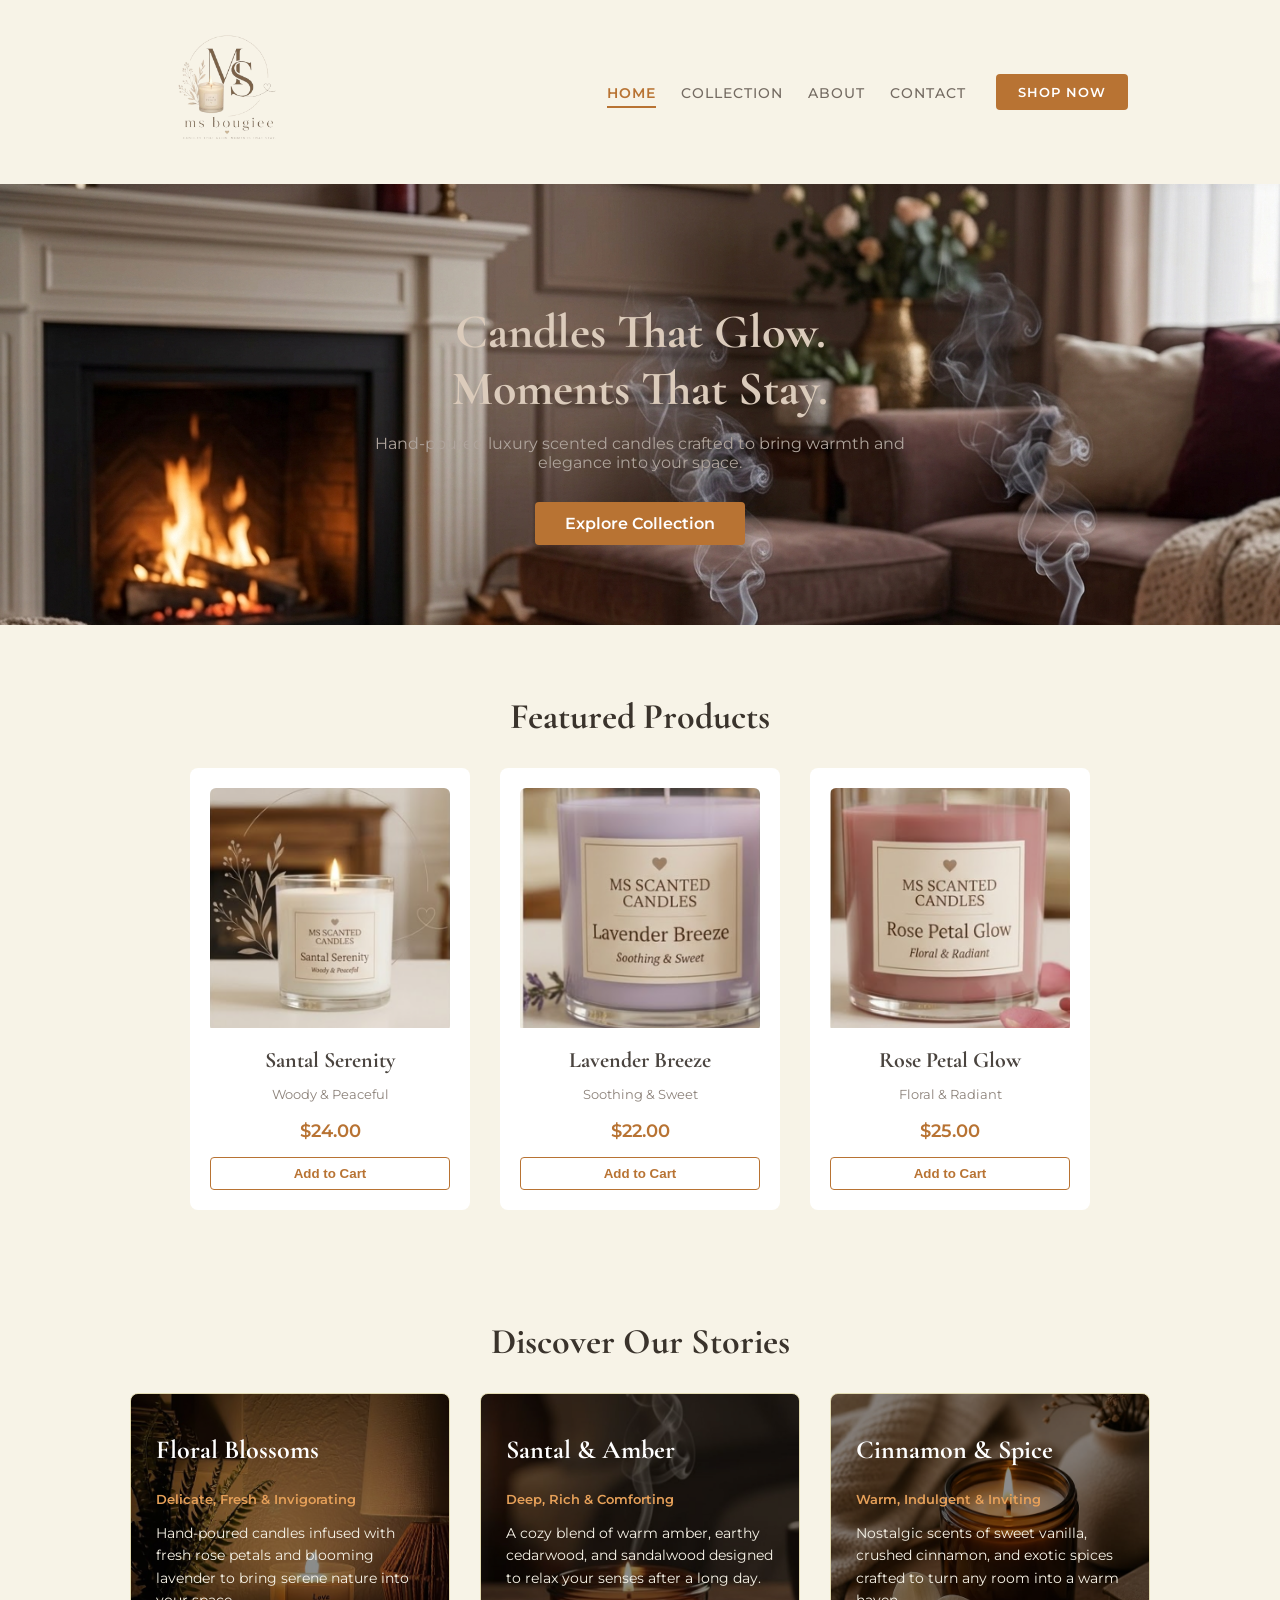
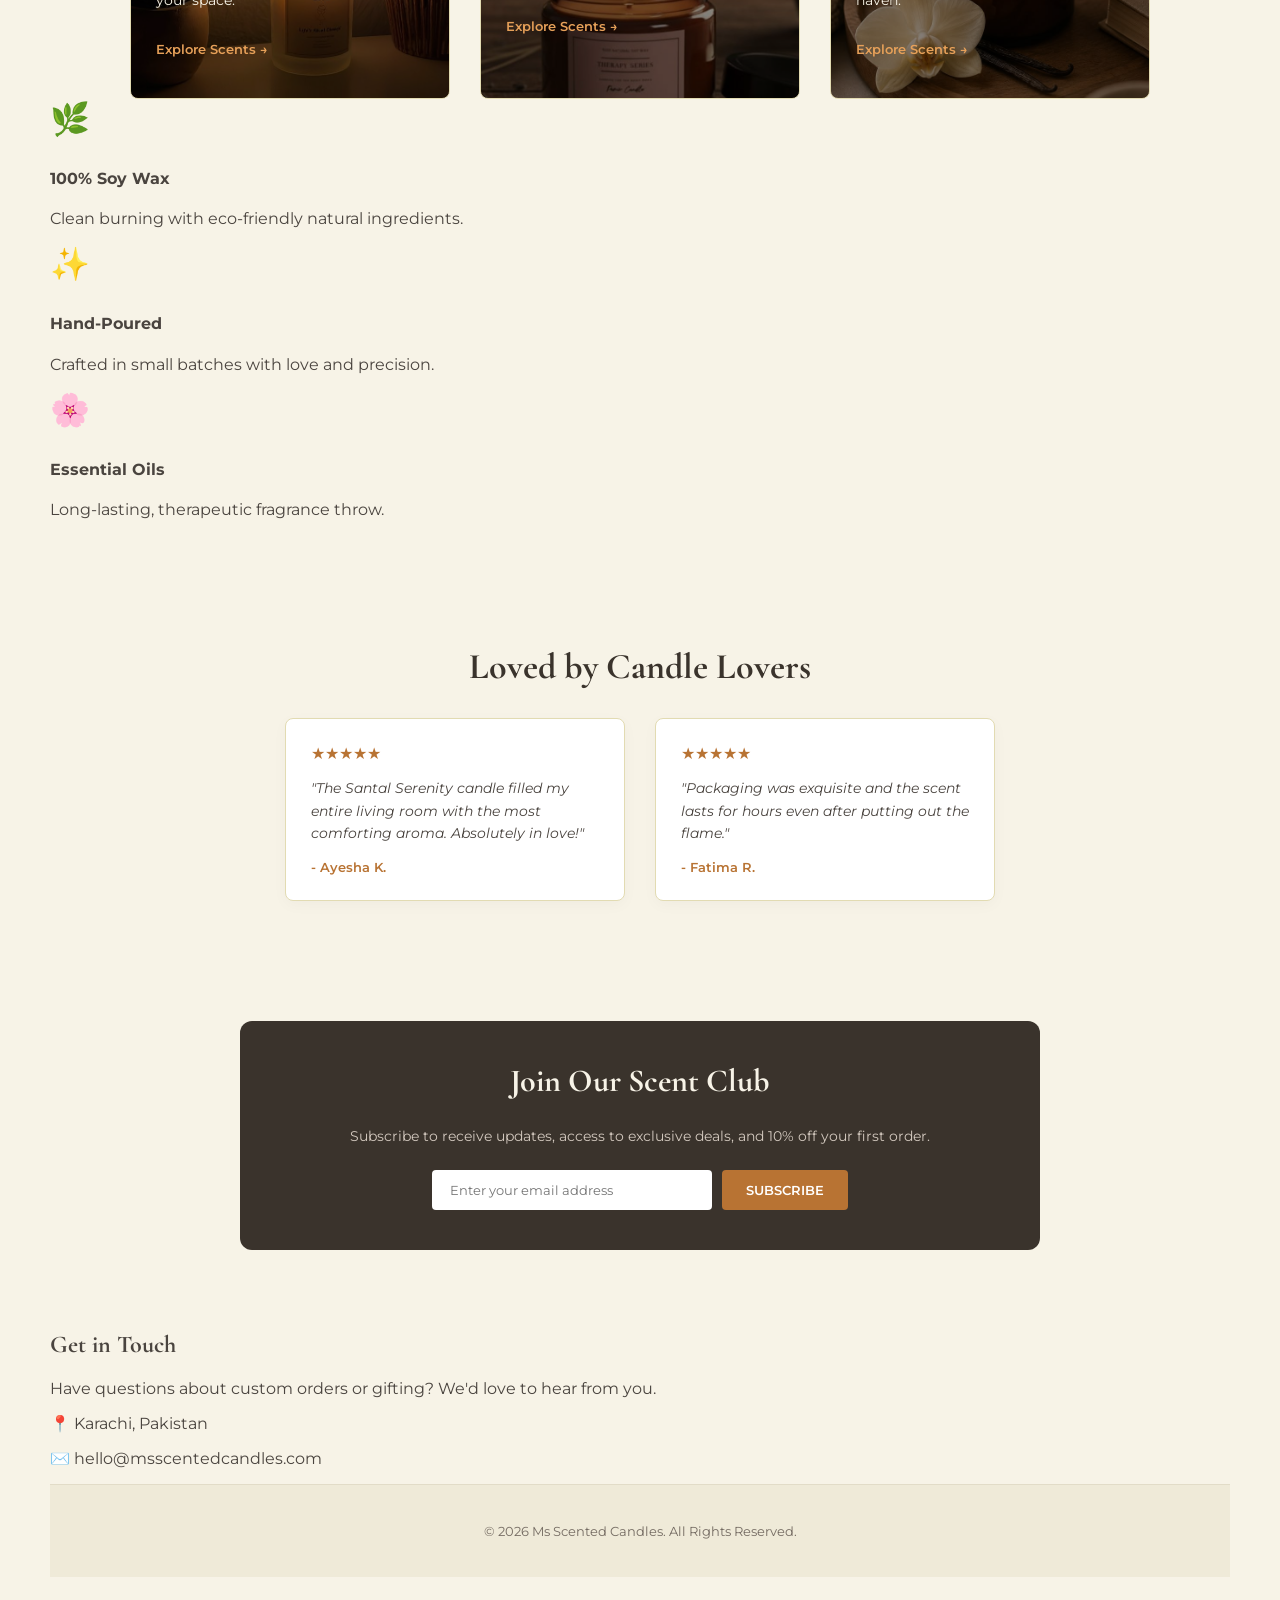
<file: store.html>
<!DOCTYPE html>
<html lang="en">
<head>
    <meta charset="UTF-8">
    <meta name="viewport" content="width=device-width, initial-scale=1.0">
    <title>Ms Scented Candles</title>
    <!-- Google Fonts -->
    <link href="https://fonts.googleapis.com/css2?family=Cormorant+Garamond:wght@600;700&family=Montserrat:wght@400;500;600&display=swap" rel="stylesheet">
    <link rel="stylesheet" href="store.css">
</head>
<body>

    <!-- Header Navigation -->
    <div class="nav-bar">
        <div class="logo"> 
            <img src="logo.img.png" alt="Ms Scented Candles Logo" width="150px"> 
        </div>
        <div class="nav-links"> 
            <ol>
                <li><a href="#home" class="active">HOME</a></li>
                <li><a href="#collection">COLLECTION</a></li>
                <li><a href="#about">ABOUT</a></li> 
                <li><a href="#contact">CONTACT</a></li>
            </ol>
            <a href="#shop" id="button"><button>SHOP NOW</button></a>
        </div>
    </div>

    <!-- Hero Section -->
    <section class="hero-section" id="home">
        <div class="hero-content">
            <h1>Candles That Glow. <br><span>Moments That Stay.</span></h1>
            <p>Hand-poured luxury scented candles crafted to bring warmth and elegance into your space.</p>
            <a href="#collection" class="hero-btn">Explore Collection</a>
        </div>
    </section>

    <!-- Featured Products Section -->
    <section class="featured-section" id="collection">
        <h2 class="section-title">Featured <span>Products</span></h2>
        
        <div class="product-grid">
            <!-- Product Card 1 -->
            <div class="product-card">
                <div class="img-container">
                    <img src="ss 1.png" alt="Santal Serenity Candle">
                </div>
                <h3>Santal Serenity</h3>
                <p class="tagline">Woody & Peaceful</p>
                <p class="price">$24.00</p>
                <button class="add-to-cart">Add to Cart</button>
            </div>

            <!-- Product Card 2 -->
            <div class="product-card">
                <div class="img-container">
                    <img src="ss 2.png" alt="Lavender Breeze Candle">
                </div>
                <h3>Lavender Breeze</h3>
                <p class="tagline">Soothing & Sweet</p>
                <p class="price">$22.00</p>
                <button class="add-to-cart">Add to Cart</button>
            </div>

            <!-- Product Card 3 -->
            <div class="product-card">
                <div class="img-container">
                    <img src="ss 3.png" alt="Rose Petal Glow Candle">
                </div>
                <h3>Rose Petal Glow</h3>
                <p class="tagline">Floral & Radiant</p>
                <p class="price">$25.00</p>
                <button class="add-to-cart">Add to Cart</button>
            </div>
        </div>
    </section>

    <!-- Discover Our Stories Section -->
    <section class="stories-section" id="about">
        <h2 class="section-title">Discover <span>Our Stories</span></h2>
        
        <div class="stories-container">
    <!-- Card 1 -->
    <div class="story-card card-floral">
        <h3>Floral Blossoms</h3>
        <p class="story-tagline">Delicate, Fresh & Invigorating</p>
        <p class="desc">Hand-poured candles infused with fresh rose petals and blooming lavender to bring serene nature into your space.</p>
        <a href="#" class="read-more">Explore Scents &rarr;</a>
    </div>

    <!-- Card 2 -->
    <div class="story-card card-santal">
        <h3>Santal & Amber</h3>
        <p class="story-tagline">Deep, Rich & Comforting</p>
        <p class="desc">A cozy blend of warm amber, earthy cedarwood, and sandalwood designed to relax your senses after a long day.</p>
        <a href="#" class="read-more">Explore Scents &rarr;</a>
    </div>

    <!-- Card 3 -->
    <div class="story-card card-cinnamon">
        <h3>Cinnamon & Spice</h3>
        <p class="story-tagline">Warm, Indulgent & Inviting</p>
        <p class="desc">Nostalgic scents of sweet vanilla, crushed cinnamon, and exotic spices crafted to turn any room into a warm haven.</p>
        <a href="#" class="read-more">Explore Scents &rarr;</a>
    </div>
</div>
<!-- Why Choose Us Section -->
    <section class="features-bar">
        <div class="feature-item">
            <span class="feature-icon">🌿</span>
            <h4>100% Soy Wax</h4>
            <p>Clean burning with eco-friendly natural ingredients.</p>
        </div>
        <div class="feature-item">
            <span class="feature-icon">✨</span>
            <h4>Hand-Poured</h4>
            <p>Crafted in small batches with love and precision.</p>
        </div>
        <div class="feature-item">
            <span class="feature-icon">🌸</span>
            <h4>Essential Oils</h4>
            <p>Long-lasting, therapeutic fragrance throw.</p>
        </div>
    </section>

    <!-- Customer Testimonials Section -->
    <section class="reviews-section">
        <h2 class="section-title">Loved by <span>Candle Lovers</span></h2>
        <div class="reviews-container">
            <div class="review-card">
                <p class="stars">★★★★★</p>
                <p class="review-text">"The Santal Serenity candle filled my entire living room with the most comforting aroma. Absolutely in love!"</p>
                <p class="reviewer-name">- Ayesha K.</p>
            </div>
            <div class="review-card">
                <p class="stars">★★★★★</p>
                <p class="review-text">"Packaging was exquisite and the scent lasts for hours even after putting out the flame."</p>
                <p class="reviewer-name">- Fatima R.</p>
            </div>
        </div>
    </section>

    <!-- Newsletter Section -->
    <section class="newsletter-section">
        <div class="newsletter-box">
            <h2>Join Our <span>Scent Club</span></h2>
            <p>Subscribe to receive updates, access to exclusive deals, and 10% off your first order.</p>
            <form class="newsletter-form" onsubmit="event.preventDefault();">
                <input type="email" placeholder="Enter your email address" required>
                <button type="submit">SUBSCRIBE</button>
            </form>
        </div>
    </section>

    <!-- Contact & Quick Info Section -->
    <section class="contact-section" id="contact">
        <div class="contact-container">
            <div class="contact-info">
                <h2>Get in <span>Touch</span></h2>
                <p>Have questions about custom orders or gifting? We'd love to hear from you.</p>
                <p>📍 Karachi, Pakistan</p>
                <p>✉️ hello@msscentedcandles.com</p>
            </div>
    <footer>
        <p>&copy; 2026 <span>Ms Scented Candles</span>. All Rights Reserved.</p>
    </footer>
</body>
</html>
</file>
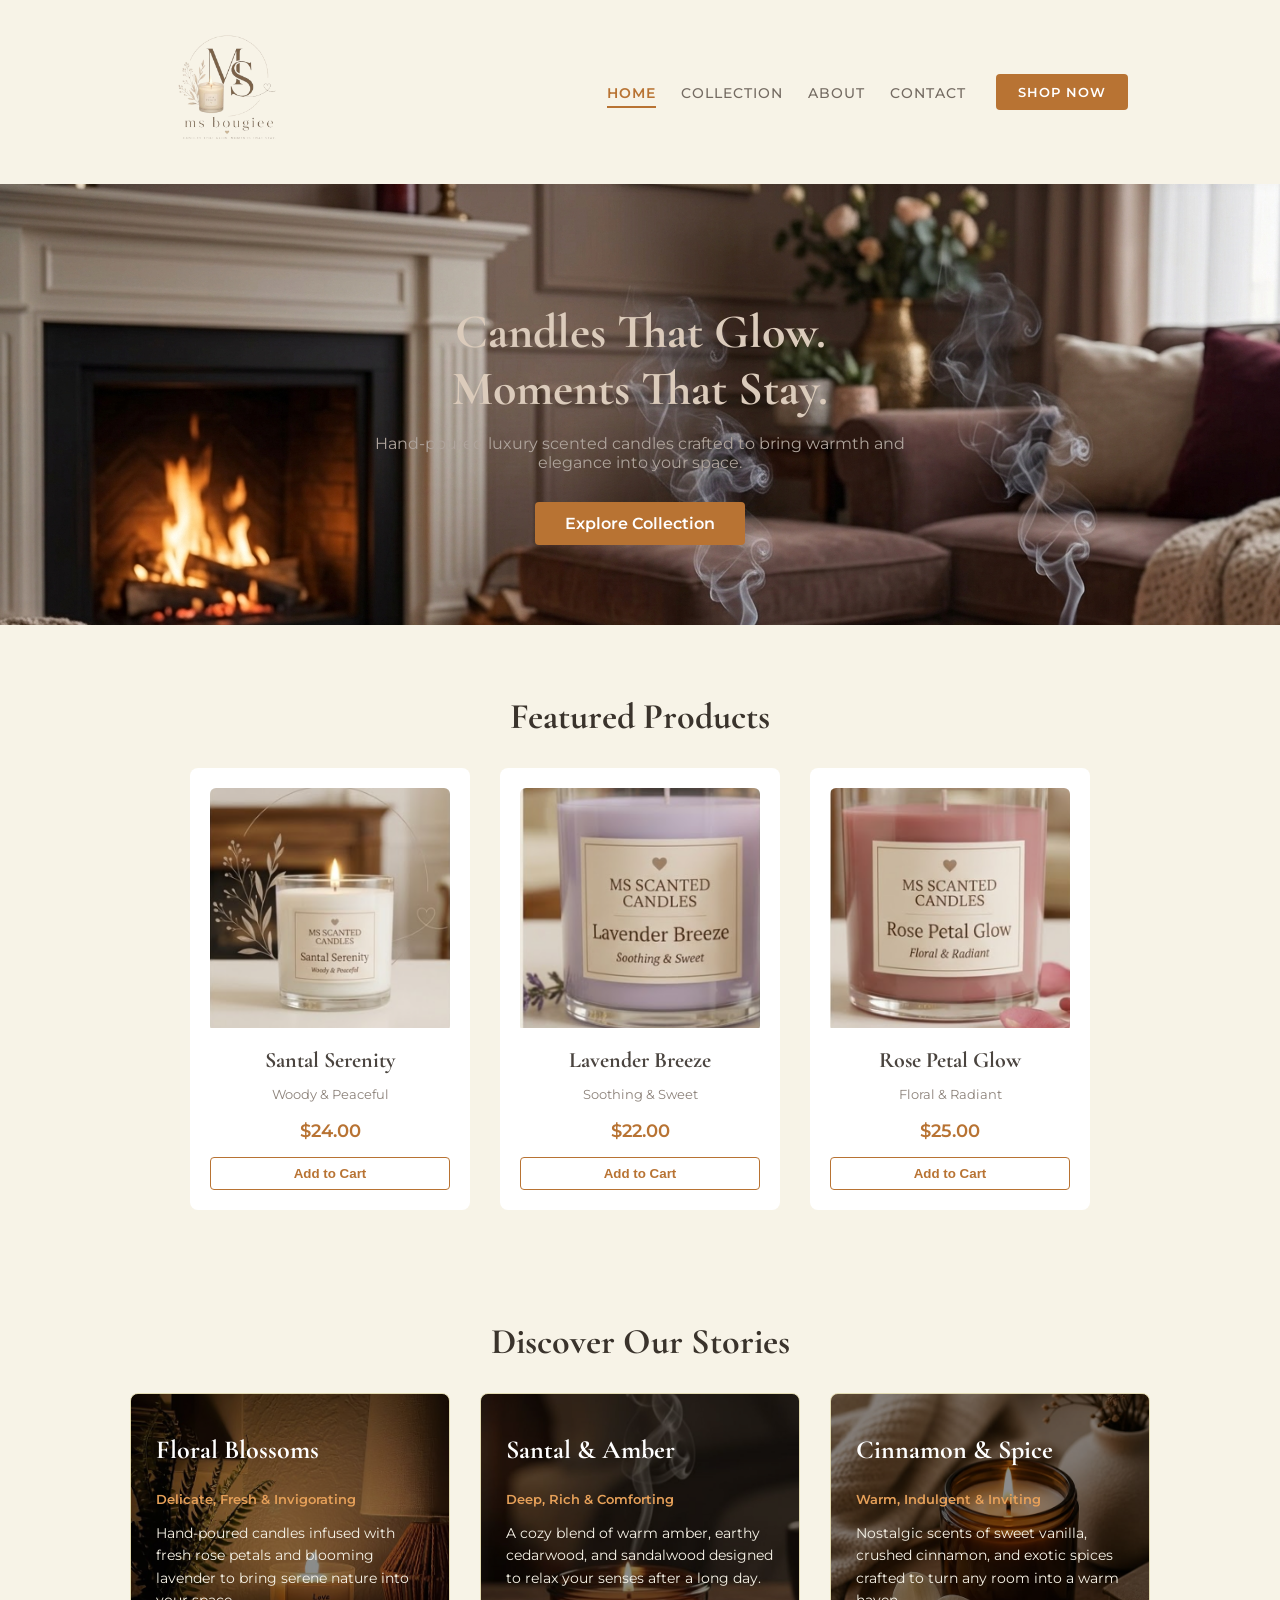
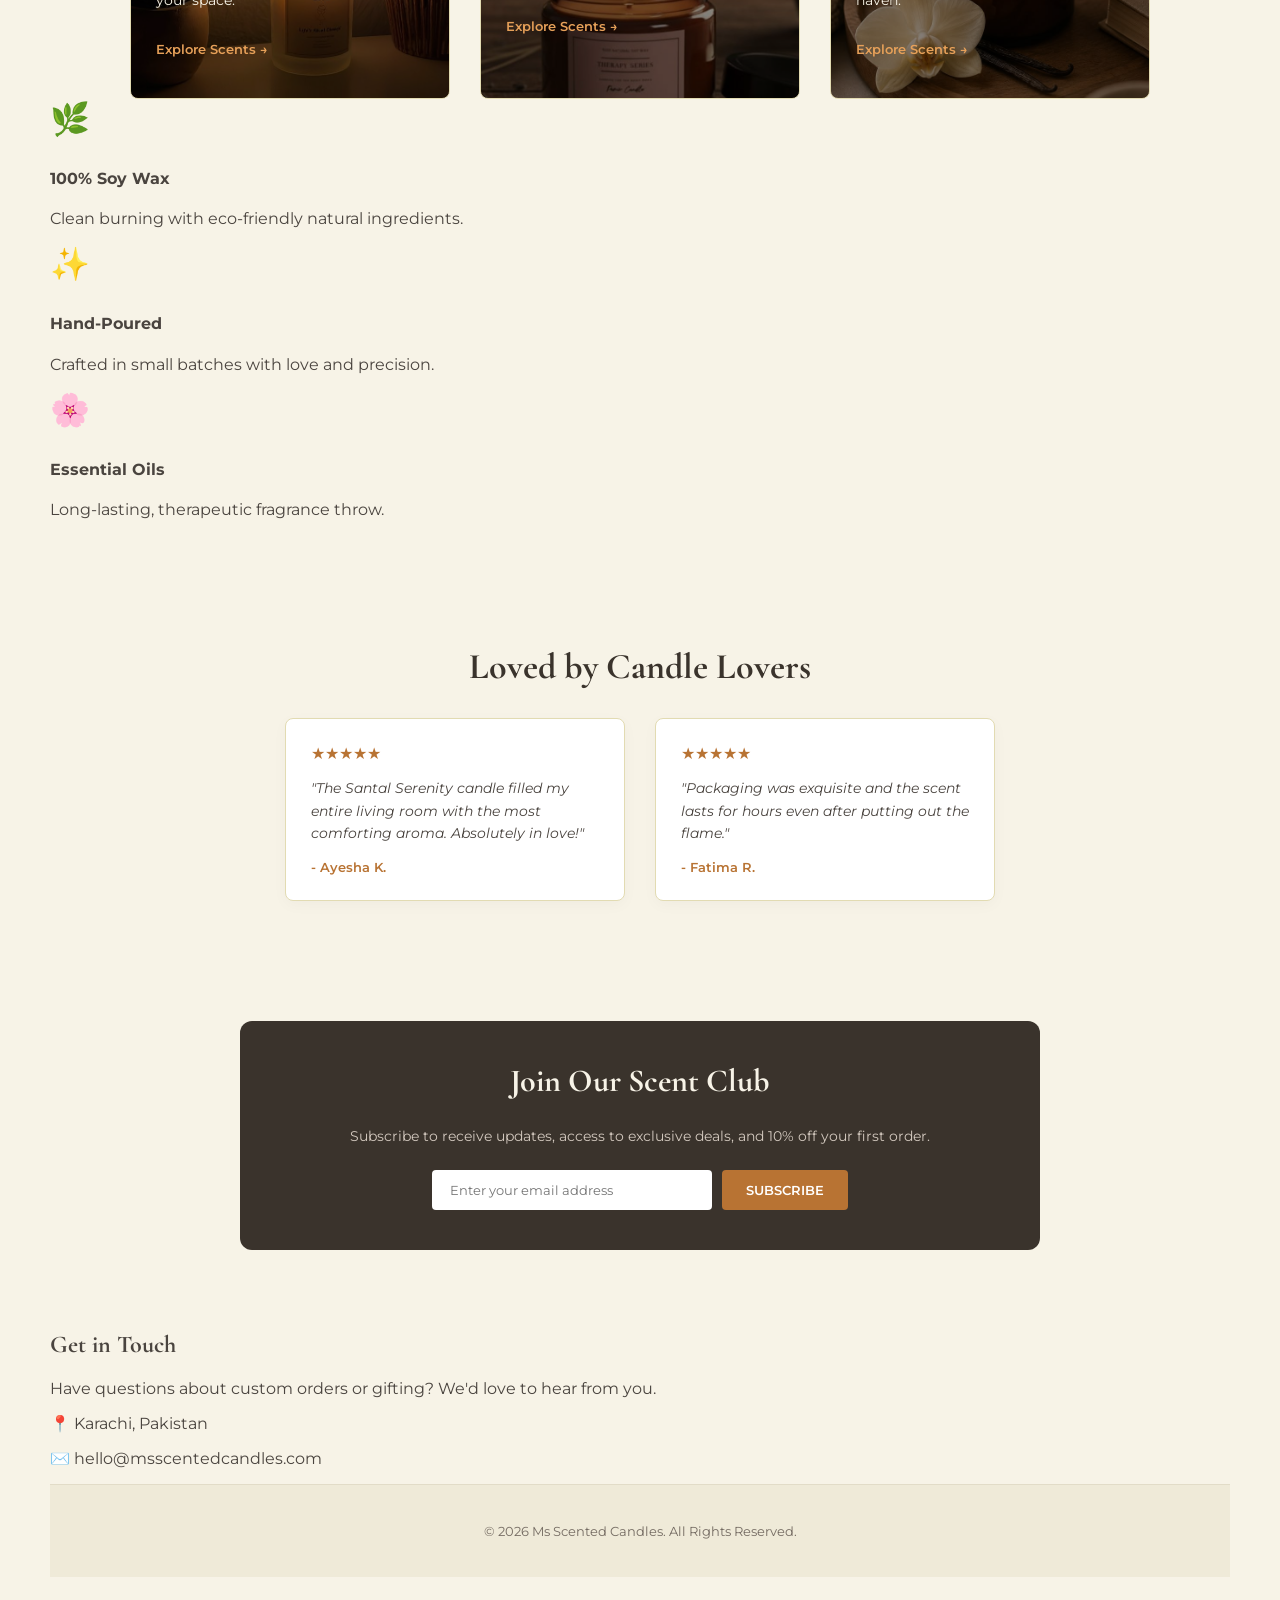
<file: website.html>
<!DOCTYPE html>
<html lang="en">
<head>
    <meta charset="UTF-8">
    <meta name="viewport" content="width=device-width, initial-scale=1.0">
    <title>Ms Scented Candles</title>
    <!-- Google Fonts -->
    <link href="https://fonts.googleapis.com/css2?family=Cormorant+Garamond:wght@600;700&family=Montserrat:wght@400;500;600&display=swap" rel="stylesheet">
    <link rel="stylesheet" href="website.css">
</head>
<body>

    <!-- Header Navigation -->
    <div class="nav-bar">
        <div class="logo"> 
            <img src="logo.img.png" alt="Ms Scented Candles Logo" width="150px"> 
        </div>
        <div class="nav-links"> 
            <ol>
                <li><a href="#home" class="active">HOME</a></li>
                <li><a href="#collection">COLLECTION</a></li>
                <li><a href="#about">ABOUT</a></li> 
                <li><a href="#contact">CONTACT</a></li>
            </ol>
            <a href="#shop" id="button"><button>SHOP NOW</button></a>
        </div>
    </div>

    <!-- Hero Section -->
    <section class="hero-section" id="home">
        <div class="hero-content">
            <h1>Candles That Glow. <br><span>Moments That Stay.</span></h1>
            <p>Hand-poured luxury scented candles crafted to bring warmth and elegance into your space.</p>
            <a href="#collection" class="hero-btn">Explore Collection</a>
        </div>
    </section>

    <!-- Featured Products Section -->
    <section class="featured-section" id="collection">
        <h2 class="section-title">Featured <span>Products</span></h2>
        
        <div class="product-grid">
            <!-- Product Card 1 -->
            <div class="product-card">
                <div class="img-container">
                    <img src="ss 1.png" alt="Santal Serenity Candle">
                </div>
                <h3>Santal Serenity</h3>
                <p class="tagline">Woody & Peaceful</p>
                <p class="price">$24.00</p>
                <button class="add-to-cart">Add to Cart</button>
            </div>

            <!-- Product Card 2 -->
            <div class="product-card">
                <div class="img-container">
                    <img src="ss 2.png" alt="Lavender Breeze Candle">
                </div>
                <h3>Lavender Breeze</h3>
                <p class="tagline">Soothing & Sweet</p>
                <p class="price">$22.00</p>
                <button class="add-to-cart">Add to Cart</button>
            </div>

            <!-- Product Card 3 -->
            <div class="product-card">
                <div class="img-container">
                    <img src="ss 3.png" alt="Rose Petal Glow Candle">
                </div>
                <h3>Rose Petal Glow</h3>
                <p class="tagline">Floral & Radiant</p>
                <p class="price">$25.00</p>
                <button class="add-to-cart">Add to Cart</button>
            </div>
        </div>
    </section>

    <!-- Discover Our Stories Section -->
    <section class="stories-section" id="about">
        <h2 class="section-title">Discover <span>Our Stories</span></h2>
        
        <div class="stories-container">
    <!-- Card 1 -->
    <div class="story-card card-floral">
        <h3>Floral Blossoms</h3>
        <p class="story-tagline">Delicate, Fresh & Invigorating</p>
        <p class="desc">Hand-poured candles infused with fresh rose petals and blooming lavender to bring serene nature into your space.</p>
        <a href="#" class="read-more">Explore Scents &rarr;</a>
    </div>

    <!-- Card 2 -->
    <div class="story-card card-santal">
        <h3>Santal & Amber</h3>
        <p class="story-tagline">Deep, Rich & Comforting</p>
        <p class="desc">A cozy blend of warm amber, earthy cedarwood, and sandalwood designed to relax your senses after a long day.</p>
        <a href="#" class="read-more">Explore Scents &rarr;</a>
    </div>

    <!-- Card 3 -->
    <div class="story-card card-cinnamon">
        <h3>Cinnamon & Spice</h3>
        <p class="story-tagline">Warm, Indulgent & Inviting</p>
        <p class="desc">Nostalgic scents of sweet vanilla, crushed cinnamon, and exotic spices crafted to turn any room into a warm haven.</p>
        <a href="#" class="read-more">Explore Scents &rarr;</a>
    </div>
</div>
<!-- Why Choose Us Section -->
    <section class="features-bar">
        <div class="feature-item">
            <span class="feature-icon">🌿</span>
            <h4>100% Soy Wax</h4>
            <p>Clean burning with eco-friendly natural ingredients.</p>
        </div>
        <div class="feature-item">
            <span class="feature-icon">✨</span>
            <h4>Hand-Poured</h4>
            <p>Crafted in small batches with love and precision.</p>
        </div>
        <div class="feature-item">
            <span class="feature-icon">🌸</span>
            <h4>Essential Oils</h4>
            <p>Long-lasting, therapeutic fragrance throw.</p>
        </div>
    </section>

    <!-- Customer Testimonials Section -->
    <section class="reviews-section">
        <h2 class="section-title">Loved by <span>Candle Lovers</span></h2>
        <div class="reviews-container">
            <div class="review-card">
                <p class="stars">★★★★★</p>
                <p class="review-text">"The Santal Serenity candle filled my entire living room with the most comforting aroma. Absolutely in love!"</p>
                <p class="reviewer-name">- Ayesha K.</p>
            </div>
            <div class="review-card">
                <p class="stars">★★★★★</p>
                <p class="review-text">"Packaging was exquisite and the scent lasts for hours even after putting out the flame."</p>
                <p class="reviewer-name">- Fatima R.</p>
            </div>
        </div>
    </section>

    <!-- Newsletter Section -->
    <section class="newsletter-section">
        <div class="newsletter-box">
            <h2>Join Our <span>Scent Club</span></h2>
            <p>Subscribe to receive updates, access to exclusive deals, and 10% off your first order.</p>
            <form class="newsletter-form" onsubmit="event.preventDefault();">
                <input type="email" placeholder="Enter your email address" required>
                <button type="submit">SUBSCRIBE</button>
            </form>
        </div>
    </section>

    <!-- Contact & Quick Info Section -->
    <section class="contact-section" id="contact">
        <div class="contact-container">
            <div class="contact-info">
                <h2>Get in <span>Touch</span></h2>
                <p>Have questions about custom orders or gifting? We'd love to hear from you.</p>
                <p>📍 Karachi, Pakistan</p>
                <p>✉️ hello@msscentedcandles.com</p>
            </div>
    <footer>
        <p>&copy; 2026 <span>Ms Scented Candles</span>. All Rights Reserved.</p>
    </footer>
</body>
</html>
</file>
<file: store.css>
/* Base Styles */
* {
    box-sizing: border-box;
    scroll-behavior: smooth;
}

body {
    background-color: #F7F3E7;
    margin: 0;
    padding: 0;
    font-family: 'Montserrat', sans-serif;
    color: #4A443F;
}

h1, h2, h3 {
    font-family: 'Cormorant Garamond', serif;
}

/* Span Zoom & Glow Base Styling */
span {
    display: inline-block;
    transition: transform 0.3s ease, text-shadow 0.3s ease, color 0.3s ease;
}

span:hover {
    transform: scale(1.1);
    color: #b87333;
    text-shadow: 0 0 10px rgba(184, 115, 51, 0.5);
    cursor: pointer;
}

/* Navigation Bar */
.nav-bar {
    display: flex;
    justify-content: space-around;
    align-items: center;
    padding: 15px 0;
    background-color: #F7F3E7;
    position: sticky;
    top: 0;
    z-index: 100;
    box-shadow: 0 2px 10px rgba(0,0,0,0.03);
}

.nav-links {
    display: flex;
    align-items: center;
    gap: 30px;
}

.nav-links ol {
    display: flex;
    gap: 25px;
    list-style: none;
    margin: 0;
    padding: 0;
}

.nav-links a {
    text-decoration: none;
    color: #746B62;
    font-weight: 500;
    letter-spacing: 1px;
    font-size: 14px;
    transition: color 0.3s ease;
}

.nav-links a.active,
.nav-links a:hover {
    color: #b87333; 
    font-weight: 600;
    border-bottom: 2px solid #b87333; 
    padding-bottom: 4px; 
}

/* Button Styling */
#button button {
    background-color: #b87333;
    border: none;
    padding: 10px 22px;
    color: #FFFFFF;
    font-family: 'Montserrat', sans-serif;
    font-size: 13px;
    font-weight: 600;
    letter-spacing: 1px;
    cursor: pointer;
    border-radius: 4px;
    transition: all 0.3s ease;
}

#button button:hover {
    background-color: #794616;
    box-shadow: 0 4px 12px rgba(121, 70, 22, 0.3);
}

/* Hero Section */
.hero-section {
    text-align: center;
    padding: 80px 20px;
    background-image: url(login\ bg\ pic.jpg);
}

.hero-content h1 {
    font-size: 48px;
    color: #dbcbbb;
    margin-bottom: 15px;
    line-height: 1.2;
}

.hero-content p {
    font-size: 16px;
    max-width: 600px;
    margin: 0 auto 30px auto;
    color: #afa49c;
}

.hero-btn {
    display: inline-block;
    padding: 12px 30px;
    background-color: #b87333;
    color: #fff;
    text-decoration: none;
    border-radius: 4px;
    font-weight: 600;
    transition: background-color 0.3s ease;
}

.hero-btn:hover {
    background-color: #794616;
}

/* Section Headings */
.section-title {
    text-align: center;
    font-size: 36px;
    margin: 50px 0 30px 0;
    color: #3A332C;
}

/* Featured Products Grid */
.featured-section {
    padding: 20px 50px;
}

.product-grid {
    display: flex;
    justify-content: center;
    gap: 30px;
    flex-wrap: wrap;
}

.product-card {
    background: #FFFFFF;
    border-radius: 8px;
    padding: 20px;
    width: 280px;
    text-align: center;
    transition: transform 0.3s ease, box-shadow 0.3s ease;
}

/* Picture Hover Effect (Zoom + Glow Shadow) */
.product-card:hover {
    transform: translateY(-8px);
    box-shadow: 0 12px 25px rgba(184, 115, 51, 0.3);
}

.img-container {
    overflow: hidden;
    border-radius: 6px;
}

.product-card img {
    width: 100%;
    height: 240px;
    object-fit: cover;
    transition: transform 0.4s ease;
}

.product-card:hover img {
    transform: scale(1.08); /* Picture Zoom */
}

.product-card h3 {
    margin: 15px 0 5px 0;
    font-size: 22px;
}

.tagline {
    font-size: 13px;
    color: #8C827A;
    margin-bottom: 10px;
}

.price {
    font-weight: 600;
    color: #b87333;
    font-size: 18px;
    margin-bottom: 15px;
}

.add-to-cart {
    width: 100%;
    background-color: transparent;
    border: 1px solid #b87333;
    color: #b87333;
    padding: 8px;
    font-weight: 600;
    cursor: pointer;
    border-radius: 4px;
    transition: all 0.3s ease;
}

.add-to-cart:hover {
    background-color: #b87333;
    color: #fff;
}

/* Discover Stories Cards */
.stories-section {
    padding: 40px 50px 80px 50px;
}

.stories-container {
    display: flex;
    justify-content: center;
    gap: 30px;
    flex-wrap: wrap;
}

.story-card {
    background-color: #EFEAD8;
    border: 1px solid #E2DBB2;
    padding: 30px 25px;
    width: 320px;
    border-radius: 8px;
    transition: transform 0.3s ease, box-shadow 0.3s ease;
}

.story-card:hover {
    transform: translateY(-5px) scale(1.02);
    box-shadow: 0 10px 20px rgba(184, 115, 51, 0.2);
}

.story-card h3 {
    font-size: 24px;
    margin-top: 0;
    color: #3A332C;
}

.story-tagline {
    font-size: 13px;
    font-weight: 600;
    color: #b87333;
    margin-bottom: 15px;
}

.desc {
    font-size: 14px;
    line-height: 1.6;
    color: #6E655F;
}

.read-more {
    display: inline-block;
    margin-top: 15px;
    text-decoration: none;
    color: #b87333;
    font-weight: 600;
    font-size: 13px;
    transition: letter-spacing 0.3s ease;
}

.read-more:hover {
    letter-spacing: 1px;
}

/* Footer */
footer {
    text-align: center;
    padding: 25px;
    background-color: #EFEAD8;
    border-top: 1px solid #E2DCC8;
    font-size: 13px;
    color: #746B62;
}
/* Story Cards Base Style */
.story-card {
    position: relative;
    padding: 40px 25px;
    width: 320px;
    border-radius: 8px;
    background-size: cover;
    background-position: center;
    color: #FFFFFF; /* Text light overlay par visible rahega */
    overflow: hidden;
    transition: transform 0.3s ease, box-shadow 0.3s ease;
}

/* Text readable rakhne ke liye Dark/Warm Overlay */
.story-card::before {
    content: '';
    position: absolute;
    top: 0;
    left: 0;
    width: 100%;
    height: 100%;
    background: rgba(0, 0, 0, 0.45); /* Black translucent overlay */
    z-index: 1;
    transition: background 0.3s ease;
}

/* Text ko overlay ke upar lane ke liye z-index */
.story-card h3, 
.story-card .story-tagline, 
.story-card .desc, 
.story-card .read-more {
    position: relative;
    z-index: 2;
}

.story-card h3 {
    font-size: 26px;
    margin-top: 0;
    color: #FFFFFF;
}

.story-card .story-tagline {
    font-size: 13px;
    font-weight: 600;
    color: #E6A059; /* Bright warm shade */
    margin-bottom: 15px;
}

.story-card .desc {
    font-size: 14px;
    line-height: 1.6;
    color: #F7F3E7;
}

.story-card .read-more {
    display: inline-block;
    margin-top: 15px;
    text-decoration: none;
    color: #E6A059;
    font-weight: 600;
    font-size: 13px;
    transition: letter-spacing 0.3s ease;
}

.story-card .read-more:hover {
    letter-spacing: 1px;
}

/* Hover Effect (Zoom + Soft Overlay Glow) */
.story-card:hover {
    transform: translateY(-5px) scale(1.02);
    box-shadow: 0 12px 25px rgba(184, 115, 51, 0.4);
}

.story-card:hover::before {
    background: rgba(0, 0, 0, 0.35); /* Hover par image thori aur clear hogi */
}

/* Har Card Ke Liye Individual Background Image Classes */
.card-floral {
    background-image: url(image\ 1\ .jpg); /* Apni image ka path dein */
}

.card-santal {
    background-image: url(image2.jpg); /* Apni image ka path dein */
}

.card-cinnamon {
    background-image: url(image3.jpg); /* Apni image ka path dein */
}
/* Features / Why Choose Us */
.features-section {
    padding: 50px 20px;
    background-color: #EFEAD8;
    border-top: 1px solid #E2DBB2;
    border-bottom: 1px solid #E2DBB2;
}

.features-container {
    display: flex;
    justify-content: center;
    gap: 40px;
    flex-wrap: wrap;
    max-width: 1000px;
    margin: 0 auto;
}

.feature-box {
    text-align: center;
    width: 260px;
}

.feature-icon {
    font-size: 32px;
    margin-bottom: 10px;
}

.feature-box h3 {
    font-size: 20px;
    margin: 10px 0;
    color: #3A332C;
}

.feature-box p {
    font-size: 13px;
    color: #6E655F;
    line-height: 1.5;
}

/* Customer Reviews */
.reviews-section {
    padding: 60px 20px;
}

.reviews-container {
    display: flex;
    justify-content: center;
    gap: 30px;
    flex-wrap: wrap;
}

.review-card {
    background: #FFFFFF;
    border: 1px solid #E2DBB2;
    border-radius: 8px;
    padding: 25px;
    width: 340px;
    box-shadow: 0 4px 15px rgba(0,0,0,0.03);
    transition: transform 0.3s ease;
}

.review-card:hover {
    transform: translateY(-5px);
}

.stars {
    color: #b87333;
    font-size: 16px;
    margin: 0 0 10px 0;
}

.review-text {
    font-style: italic;
    font-size: 14px;
    color: #4A443F;
    line-height: 1.6;
}

.reviewer-name {
    font-weight: 600;
    font-size: 13px;
    color: #b87333;
    margin-top: 15px;
    margin-bottom: 0;
}

/* Newsletter Section */
.newsletter-section {
    padding: 60px 20px;
    background-color: #F7F3E7;
}

.newsletter-box {
    background-color: #3A332C;
    color: #F7F3E7;
    max-width: 800px;
    margin: 0 auto;
    padding: 40px 30px;
    border-radius: 12px;
    text-align: center;
}

.newsletter-box h2 {
    font-size: 32px;
    margin-top: 0;
    color: #F7F3E7;
}

.newsletter-box p {
    font-size: 14px;
    color: #D3C9BF;
    margin-bottom: 25px;
}

.newsletter-form {
    display: flex;
    justify-content: center;
    gap: 10px;
    flex-wrap: wrap;
}

.newsletter-form input {
    padding: 12px 18px;
    border: none;
    border-radius: 4px;
    width: 280px;
    font-family: 'Montserrat', sans-serif;
    outline: none;
}

.newsletter-form button {
    background-color: #b87333;
    color: #fff;
    border: none;
    padding: 12px 24px;
    font-family: 'Montserrat', sans-serif;
    font-weight: 600;
    border-radius: 4px;
    cursor: pointer;
    transition: background-color 0.3s ease;
}

.newsletter-form button:hover {
    background-color: #794616;
}
</file>
<file: website.css>
/* Base Styles */
* {
    box-sizing: border-box;
    scroll-behavior: smooth;
}

body {
    background-color: #F7F3E7;
    margin: 0;
    padding: 0;
    font-family: 'Montserrat', sans-serif;
    color: #4A443F;
}

h1, h2, h3 {
    font-family: 'Cormorant Garamond', serif;
}

/* Span Zoom & Glow Base Styling */
span {
    display: inline-block;
    transition: transform 0.3s ease, text-shadow 0.3s ease, color 0.3s ease;
}

span:hover {
    transform: scale(1.1);
    color: #b87333;
    text-shadow: 0 0 10px rgba(184, 115, 51, 0.5);
    cursor: pointer;
}

/* Navigation Bar */
.nav-bar {
    display: flex;
    justify-content: space-around;
    align-items: center;
    padding: 15px 0;
    background-color: #F7F3E7;
    position: sticky;
    top: 0;
    z-index: 100;
    box-shadow: 0 2px 10px rgba(0,0,0,0.03);
}

.nav-links {
    display: flex;
    align-items: center;
    gap: 30px;
}

.nav-links ol {
    display: flex;
    gap: 25px;
    list-style: none;
    margin: 0;
    padding: 0;
}

.nav-links a {
    text-decoration: none;
    color: #746B62;
    font-weight: 500;
    letter-spacing: 1px;
    font-size: 14px;
    transition: color 0.3s ease;
}

.nav-links a.active,
.nav-links a:hover {
    color: #b87333; 
    font-weight: 600;
    border-bottom: 2px solid #b87333; 
    padding-bottom: 4px; 
}

/* Button Styling */
#button button {
    background-color: #b87333;
    border: none;
    padding: 10px 22px;
    color: #FFFFFF;
    font-family: 'Montserrat', sans-serif;
    font-size: 13px;
    font-weight: 600;
    letter-spacing: 1px;
    cursor: pointer;
    border-radius: 4px;
    transition: all 0.3s ease;
}

#button button:hover {
    background-color: #794616;
    box-shadow: 0 4px 12px rgba(121, 70, 22, 0.3);
}

/* Hero Section */
.hero-section {
    text-align: center;
    padding: 80px 20px;
    background-image: url(login\ bg\ pic.jpg);
}

.hero-content h1 {
    font-size: 48px;
    color: #dbcbbb;
    margin-bottom: 15px;
    line-height: 1.2;
}

.hero-content p {
    font-size: 16px;
    max-width: 600px;
    margin: 0 auto 30px auto;
    color: #afa49c;
}

.hero-btn {
    display: inline-block;
    padding: 12px 30px;
    background-color: #b87333;
    color: #fff;
    text-decoration: none;
    border-radius: 4px;
    font-weight: 600;
    transition: background-color 0.3s ease;
}

.hero-btn:hover {
    background-color: #794616;
}

/* Section Headings */
.section-title {
    text-align: center;
    font-size: 36px;
    margin: 50px 0 30px 0;
    color: #3A332C;
}

/* Featured Products Grid */
.featured-section {
    padding: 20px 50px;
}

.product-grid {
    display: flex;
    justify-content: center;
    gap: 30px;
    flex-wrap: wrap;
}

.product-card {
    background: #FFFFFF;
    border-radius: 8px;
    padding: 20px;
    width: 280px;
    text-align: center;
    transition: transform 0.3s ease, box-shadow 0.3s ease;
}

/* Picture Hover Effect (Zoom + Glow Shadow) */
.product-card:hover {
    transform: translateY(-8px);
    box-shadow: 0 12px 25px rgba(184, 115, 51, 0.3);
}

.img-container {
    overflow: hidden;
    border-radius: 6px;
}

.product-card img {
    width: 100%;
    height: 240px;
    object-fit: cover;
    transition: transform 0.4s ease;
}

.product-card:hover img {
    transform: scale(1.08); /* Picture Zoom */
}

.product-card h3 {
    margin: 15px 0 5px 0;
    font-size: 22px;
}

.tagline {
    font-size: 13px;
    color: #8C827A;
    margin-bottom: 10px;
}

.price {
    font-weight: 600;
    color: #b87333;
    font-size: 18px;
    margin-bottom: 15px;
}

.add-to-cart {
    width: 100%;
    background-color: transparent;
    border: 1px solid #b87333;
    color: #b87333;
    padding: 8px;
    font-weight: 600;
    cursor: pointer;
    border-radius: 4px;
    transition: all 0.3s ease;
}

.add-to-cart:hover {
    background-color: #b87333;
    color: #fff;
}

/* Discover Stories Cards */
.stories-section {
    padding: 40px 50px 80px 50px;
}

.stories-container {
    display: flex;
    justify-content: center;
    gap: 30px;
    flex-wrap: wrap;
}

.story-card {
    background-color: #EFEAD8;
    border: 1px solid #E2DBB2;
    padding: 30px 25px;
    width: 320px;
    border-radius: 8px;
    transition: transform 0.3s ease, box-shadow 0.3s ease;
}

.story-card:hover {
    transform: translateY(-5px) scale(1.02);
    box-shadow: 0 10px 20px rgba(184, 115, 51, 0.2);
}

.story-card h3 {
    font-size: 24px;
    margin-top: 0;
    color: #3A332C;
}

.story-tagline {
    font-size: 13px;
    font-weight: 600;
    color: #b87333;
    margin-bottom: 15px;
}

.desc {
    font-size: 14px;
    line-height: 1.6;
    color: #6E655F;
}

.read-more {
    display: inline-block;
    margin-top: 15px;
    text-decoration: none;
    color: #b87333;
    font-weight: 600;
    font-size: 13px;
    transition: letter-spacing 0.3s ease;
}

.read-more:hover {
    letter-spacing: 1px;
}

/* Footer */
footer {
    text-align: center;
    padding: 25px;
    background-color: #EFEAD8;
    border-top: 1px solid #E2DCC8;
    font-size: 13px;
    color: #746B62;
}
/* Story Cards Base Style */
.story-card {
    position: relative;
    padding: 40px 25px;
    width: 320px;
    border-radius: 8px;
    background-size: cover;
    background-position: center;
    color: #FFFFFF; /* Text light overlay par visible rahega */
    overflow: hidden;
    transition: transform 0.3s ease, box-shadow 0.3s ease;
}

/* Text readable rakhne ke liye Dark/Warm Overlay */
.story-card::before {
    content: '';
    position: absolute;
    top: 0;
    left: 0;
    width: 100%;
    height: 100%;
    background: rgba(0, 0, 0, 0.45); /* Black translucent overlay */
    z-index: 1;
    transition: background 0.3s ease;
}

/* Text ko overlay ke upar lane ke liye z-index */
.story-card h3, 
.story-card .story-tagline, 
.story-card .desc, 
.story-card .read-more {
    position: relative;
    z-index: 2;
}

.story-card h3 {
    font-size: 26px;
    margin-top: 0;
    color: #FFFFFF;
}

.story-card .story-tagline {
    font-size: 13px;
    font-weight: 600;
    color: #E6A059; /* Bright warm shade */
    margin-bottom: 15px;
}

.story-card .desc {
    font-size: 14px;
    line-height: 1.6;
    color: #F7F3E7;
}

.story-card .read-more {
    display: inline-block;
    margin-top: 15px;
    text-decoration: none;
    color: #E6A059;
    font-weight: 600;
    font-size: 13px;
    transition: letter-spacing 0.3s ease;
}

.story-card .read-more:hover {
    letter-spacing: 1px;
}

/* Hover Effect (Zoom + Soft Overlay Glow) */
.story-card:hover {
    transform: translateY(-5px) scale(1.02);
    box-shadow: 0 12px 25px rgba(184, 115, 51, 0.4);
}

.story-card:hover::before {
    background: rgba(0, 0, 0, 0.35); /* Hover par image thori aur clear hogi */
}

/* Har Card Ke Liye Individual Background Image Classes */
.card-floral {
    background-image: url(image\ 1\ .jpg); /* Apni image ka path dein */
}

.card-santal {
    background-image: url(image2.jpg); /* Apni image ka path dein */
}

.card-cinnamon {
    background-image: url(image3.jpg); /* Apni image ka path dein */
}
/* Features / Why Choose Us */
.features-section {
    padding: 50px 20px;
    background-color: #EFEAD8;
    border-top: 1px solid #E2DBB2;
    border-bottom: 1px solid #E2DBB2;
}

.features-container {
    display: flex;
    justify-content: center;
    gap: 40px;
    flex-wrap: wrap;
    max-width: 1000px;
    margin: 0 auto;
}

.feature-box {
    text-align: center;
    width: 260px;
}

.feature-icon {
    font-size: 32px;
    margin-bottom: 10px;
}

.feature-box h3 {
    font-size: 20px;
    margin: 10px 0;
    color: #3A332C;
}

.feature-box p {
    font-size: 13px;
    color: #6E655F;
    line-height: 1.5;
}

/* Customer Reviews */
.reviews-section {
    padding: 60px 20px;
}

.reviews-container {
    display: flex;
    justify-content: center;
    gap: 30px;
    flex-wrap: wrap;
}

.review-card {
    background: #FFFFFF;
    border: 1px solid #E2DBB2;
    border-radius: 8px;
    padding: 25px;
    width: 340px;
    box-shadow: 0 4px 15px rgba(0,0,0,0.03);
    transition: transform 0.3s ease;
}

.review-card:hover {
    transform: translateY(-5px);
}

.stars {
    color: #b87333;
    font-size: 16px;
    margin: 0 0 10px 0;
}

.review-text {
    font-style: italic;
    font-size: 14px;
    color: #4A443F;
    line-height: 1.6;
}

.reviewer-name {
    font-weight: 600;
    font-size: 13px;
    color: #b87333;
    margin-top: 15px;
    margin-bottom: 0;
}

/* Newsletter Section */
.newsletter-section {
    padding: 60px 20px;
    background-color: #F7F3E7;
}

.newsletter-box {
    background-color: #3A332C;
    color: #F7F3E7;
    max-width: 800px;
    margin: 0 auto;
    padding: 40px 30px;
    border-radius: 12px;
    text-align: center;
}

.newsletter-box h2 {
    font-size: 32px;
    margin-top: 0;
    color: #F7F3E7;
}

.newsletter-box p {
    font-size: 14px;
    color: #D3C9BF;
    margin-bottom: 25px;
}

.newsletter-form {
    display: flex;
    justify-content: center;
    gap: 10px;
    flex-wrap: wrap;
}

.newsletter-form input {
    padding: 12px 18px;
    border: none;
    border-radius: 4px;
    width: 280px;
    font-family: 'Montserrat', sans-serif;
    outline: none;
}

.newsletter-form button {
    background-color: #b87333;
    color: #fff;
    border: none;
    padding: 12px 24px;
    font-family: 'Montserrat', sans-serif;
    font-weight: 600;
    border-radius: 4px;
    cursor: pointer;
    transition: background-color 0.3s ease;
}

.newsletter-form button:hover {
    background-color: #794616;
}
</file>
